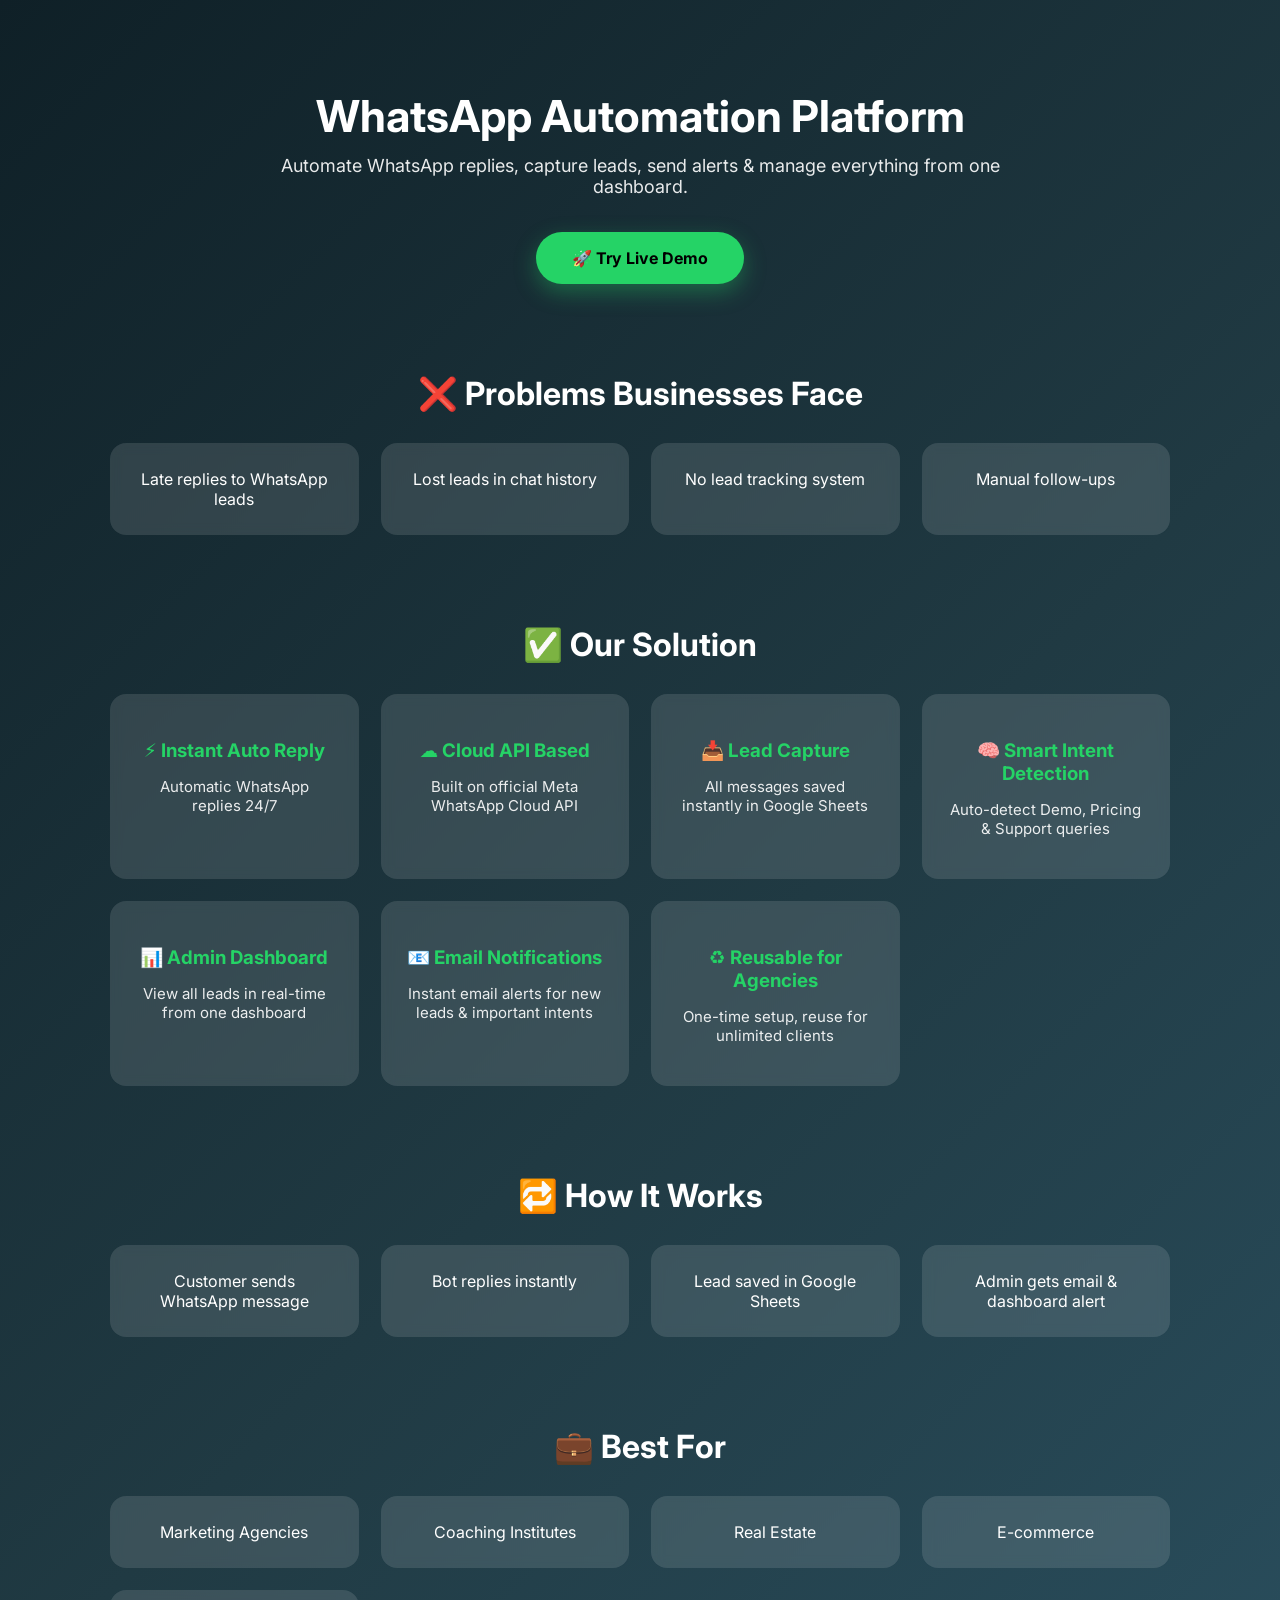
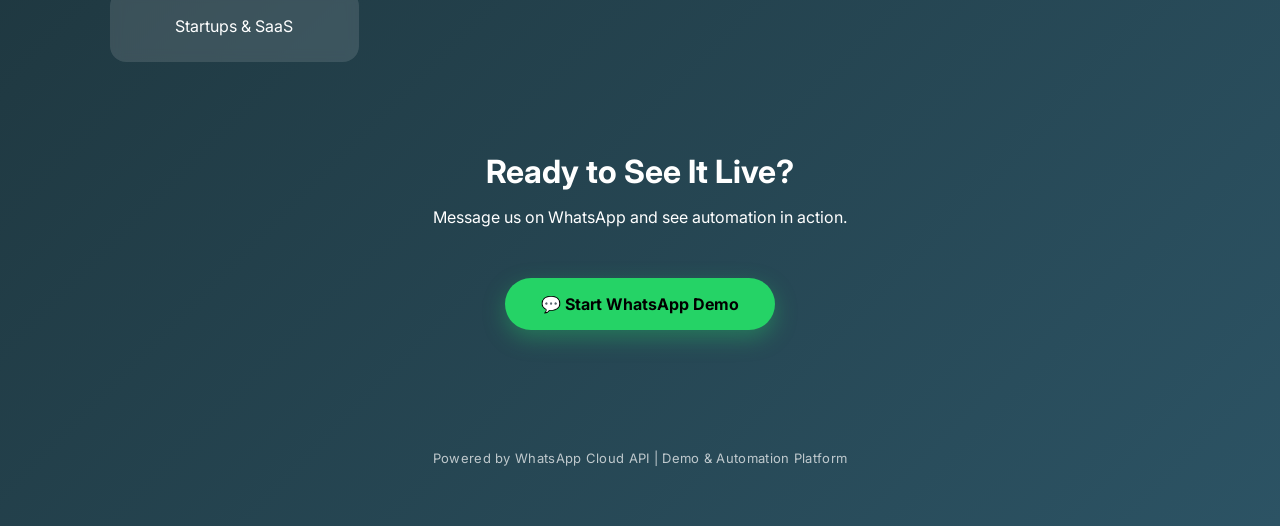
<file: index.html>
<!DOCTYPE html>
<html lang="en">
<head>
  <meta charset="UTF-8" />
  <meta name="viewport" content="width=device-width, initial-scale=1.0" />
  <title>WhatsApp Automation Platform</title>

  <!-- Google Font -->
  <link href="https://fonts.googleapis.com/css2?family=Inter:wght@400;600;700&display=swap" rel="stylesheet">

  <link rel="stylesheet" href="style.css">
</head>
<body>

  <div class="container">

    <!-- HERO -->
    <h1>WhatsApp Automation Platform</h1>
    <p class="subtitle">
      Automate WhatsApp replies, capture leads, send alerts & manage everything from one dashboard.
    </p>

    <a class="btn" href="https://wa.me/15551859871" target="_blank">
      🚀 Try Live Demo
    </a>

    <!-- PROBLEMS -->
    <div class="section">
      <h2>❌ Problems Businesses Face</h2>
      <div class="cards">
        <div class="card">Late replies to WhatsApp leads</div>
        <div class="card">Lost leads in chat history</div>
        <div class="card">No lead tracking system</div>
        <div class="card">Manual follow-ups</div>
      </div>
    </div>

    <!-- SOLUTION -->
    <div class="section">
      <h2>✅ Our Solution</h2>
      <div class="cards">
        <div class="card">
          <h3>⚡ Instant Auto Reply</h3>
          <p>Automatic WhatsApp replies 24/7</p>
        </div>

        <div class="card">
          <h3>☁️ Cloud API Based</h3>
          <p>Built on official Meta WhatsApp Cloud API</p>
        </div>

        <div class="card">
          <h3>📥 Lead Capture</h3>
          <p>All messages saved instantly in Google Sheets</p>
        </div>

        <div class="card">
          <h3>🧠 Smart Intent Detection</h3>
          <p>Auto-detect Demo, Pricing & Support queries</p>
        </div>

        <div class="card">
          <h3>📊 Admin Dashboard</h3>
          <p>View all leads in real-time from one dashboard</p>
        </div>

        <div class="card">
          <h3>📧 Email Notifications</h3>
          <p>Instant email alerts for new leads & important intents</p>
        </div>

        <div class="card">
          <h3>♻️ Reusable for Agencies</h3>
          <p>One-time setup, reuse for unlimited clients</p>
        </div>
      </div>
    </div>

    <!-- HOW IT WORKS -->
    <div class="section">
      <h2>🔁 How It Works</h2>
      <div class="cards">
        <div class="card">Customer sends WhatsApp message</div>
        <div class="card">Bot replies instantly</div>
        <div class="card">Lead saved in Google Sheets</div>
        <div class="card">Admin gets email & dashboard alert</div>
      </div>
    </div>

    <!-- BEST FOR -->
    <div class="section">
      <h2>💼 Best For</h2>
      <div class="cards">
        <div class="card">Marketing Agencies</div>
        <div class="card">Coaching Institutes</div>
        <div class="card">Real Estate</div>
        <div class="card">E-commerce</div>
        <div class="card">Startups & SaaS</div>
      </div>
    </div>

    <!-- CTA -->
    <div class="section">
      <h2>Ready to See It Live?</h2>
      <p>Message us on WhatsApp and see automation in action.</p>

      <a class="btn" href="https://wa.me/15551859871" target="_blank">
        💬 Start WhatsApp Demo
      </a>
    </div>

    <footer>
      Powered by WhatsApp Cloud API | Demo & Automation Platform
    </footer>

  </div>

</body>
</html>
</file>
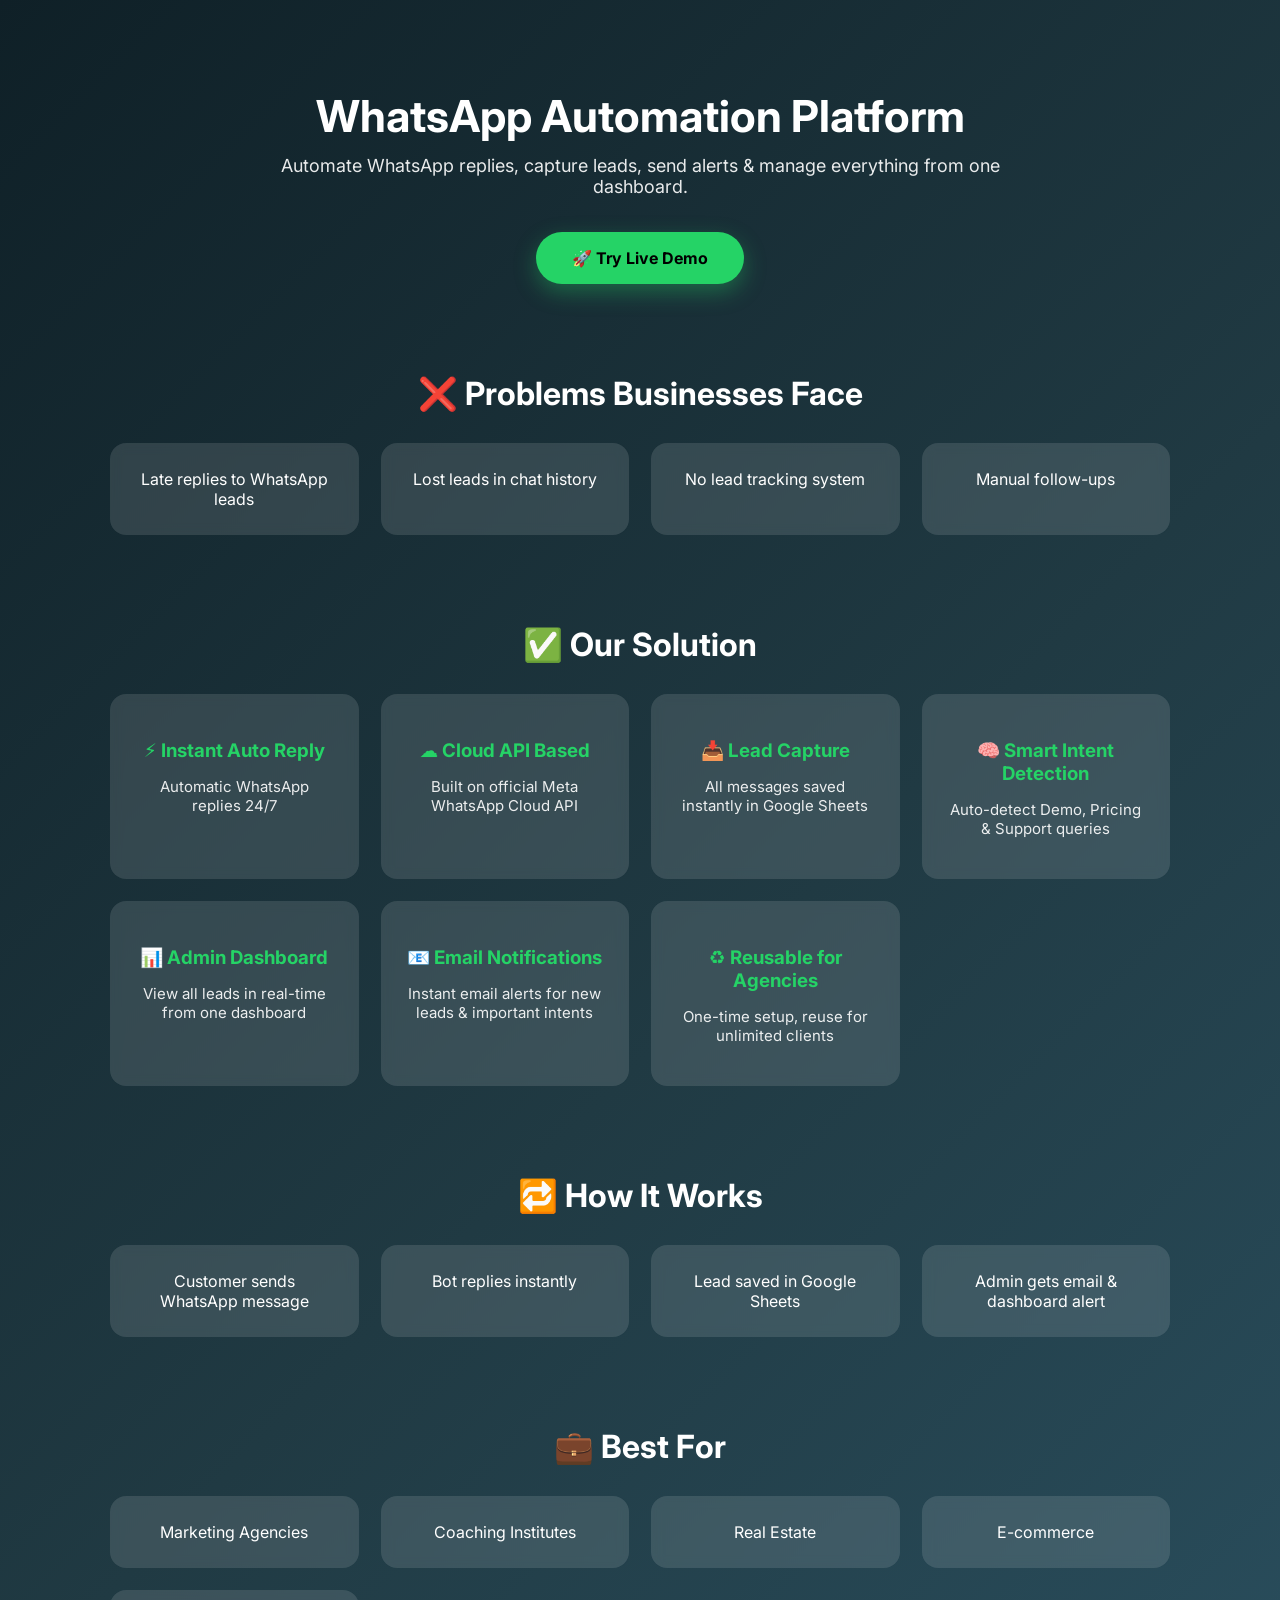
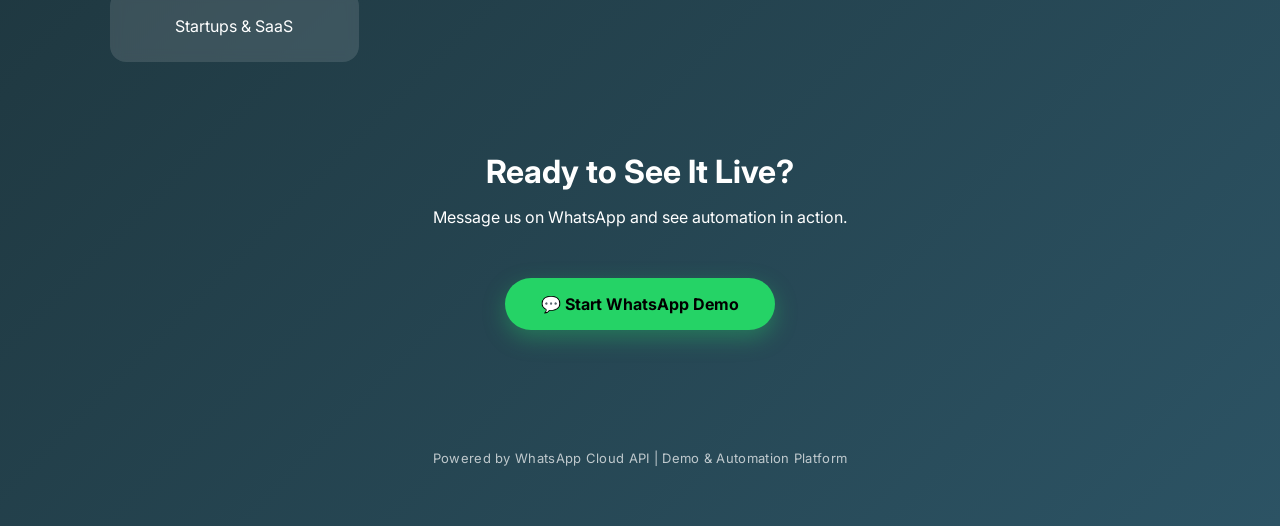
<file: admin/index.html>
!DOCTYPE html>
<html lang="en">
<head>
  <meta charset="UTF-8">
  <title>Admin Dashboard – WhatsApp Cloud</title>
  <meta name="viewport" content="width=device-width, initial-scale=1.0">
  <link rel="stylesheet" href="style.css">
</head>

<body>

<!-- 🔐 ADMIN PASSWORD PROTECTION (ONE-TIME LOGIN) -->
<script>
  const ADMIN_PASSWORD = "ansh@automation";
  const LOGIN_KEY = "admin_logged_in";

  if (localStorage.getItem(LOGIN_KEY) !== "true") {
    const entered = prompt("🔐 Enter Admin Password:");

    if (entered === ADMIN_PASSWORD) {
      localStorage.setItem(LOGIN_KEY, "true");
    } else {
      alert("❌ Wrong password");
      window.location.href = "/";
    }
  }

  function logoutAdmin() {
    localStorage.removeItem(LOGIN_KEY);
    alert("Logged out successfully");
    location.reload();
  }
</script>

<div class="container">

  <!-- HEADER -->
  <div style="display:flex; justify-content:space-between; align-items:center;">
    <h1>📊 WhatsApp Admin Dashboard</h1>
    <button onclick="logoutAdmin()" style="
      padding:8px 14px;
      background:#ff4d4d;
      color:#fff;
      border:none;
      border-radius:6px;
      cursor:pointer;
    ">
      Logout
    </button>
  </div>

  <!-- STATS -->
  <div class="cards">
    <div class="card">
      Total Leads<br>
      <span id="totalLeads">0</span>
    </div>

    <div class="card">
      Today Leads<br>
      <span id="todayLeads">0</span>
    </div>

    <div class="card">
      Active Bots<br>
      <span>1</span>
    </div>
  </div>

  <!-- TABLE -->
  <h2>Recent Leads</h2>

  <div class="table-wrapper">
    <table>
      <thead>
        <tr>
          <th>Time</th>
          <th>User Number</th>
          <th>Message</th>
          <th>Lead Type</th>
        </tr>
      </thead>
      <tbody id="leadTable">
        <!-- JS injects rows -->
      </tbody>
    </table>
  </div>

</div>

<script src="script.js"></script>
</body>
</html>
</file>
<file: style.css>
* {
  box-sizing: border-box;
}

body {
  margin: 0;
  font-family: 'Inter', system-ui, -apple-system, BlinkMacSystemFont, sans-serif;
  background: linear-gradient(135deg, #0f2027, #203a43, #2c5364);
  color: #ffffff;
  text-align: center;
}

.container {
  max-width: 1100px;
  margin: auto;
  padding: 60px 20px;
}

h1 {
  font-size: 44px;
  margin-bottom: 12px;
}

.subtitle {
  font-size: 18px;
  opacity: 0.9;
  max-width: 800px;
  margin: auto;
}

.section {
  margin-top: 90px;
}

.section h2 {
  font-size: 32px;
  margin-bottom: 15px;
}

.cards {
  display: grid;
  grid-template-columns: repeat(auto-fit, minmax(240px, 1fr));
  gap: 22px;
  margin-top: 30px;
}

.card {
  background: rgba(255, 255, 255, 0.12);
  padding: 26px;
  border-radius: 16px;
  backdrop-filter: blur(6px);
  transition: transform 0.3s ease, box-shadow 0.3s ease;
}

.card:hover {
  transform: translateY(-6px);
  box-shadow: 0 14px 35px rgba(0, 0, 0, 0.3);
}

.card h3 {
  color: #25D366;
  margin-bottom: 8px;
}

.card p {
  font-size: 15px;
  opacity: 0.9;
}

.btn {
  display: inline-block;
  margin-top: 35px;
  padding: 16px 36px;
  background: #25D366;
  color: #000;
  font-weight: 700;
  border-radius: 50px;
  text-decoration: none;
  transition: all 0.3s ease;
  box-shadow: 0 8px 22px rgba(37, 211, 102, 0.35);
}

.btn:hover {
  transform: scale(1.08);
  background: #1ebe5d;
}

footer {
  margin-top: 120px;
  font-size: 13px;
  opacity: 0.7;
  letter-spacing: 0.3px;
}
</file>
<file: admin/style.css>
* {
  box-sizing: border-box;
}

body {
  font-family: Arial, sans-serif;
  background: #f4f6f8;
  margin: 0;
  color: #333;
}

.container {
  padding: 20px;
  max-width: 1200px;
  margin: auto;
}

h1 {
  margin-bottom: 25px;
}

h2 {
  margin-bottom: 15px;
}

/* Cards */
.cards {
  display: flex;
  gap: 15px;
  margin-bottom: 30px;
  flex-wrap: wrap;
}

.card {
  background: #ffffff;
  padding: 20px;
  flex: 1;
  min-width: 200px;
  border-radius: 10px;
  text-align: center;
  box-shadow: 0 2px 8px rgba(0,0,0,0.08);
}

.card span {
  display: block;
  margin-top: 8px;
  font-size: 28px;
  font-weight: bold;
  color: #0a7cff;
}

/* Table */
.table-wrapper {
  overflow-x: auto;
}

table {
  width: 100%;
  border-collapse: collapse;
  background: #ffffff;
  border-radius: 10px;
  overflow: hidden;
  box-shadow: 0 2px 8px rgba(0,0,0,0.08);
}

th, td {
  padding: 12px 14px;
  border-bottom: 1px solid #eee;
  font-size: 14px;
}

th {
  background: #f0f2f5;
  text-align: left;
  font-weight: bold;
}

tr:hover {
  background: #f9fbfd;
}

/* Mobile */
@media (max-width: 768px) {
  .cards {
    flex-direction: column;
  }
}
</file>
